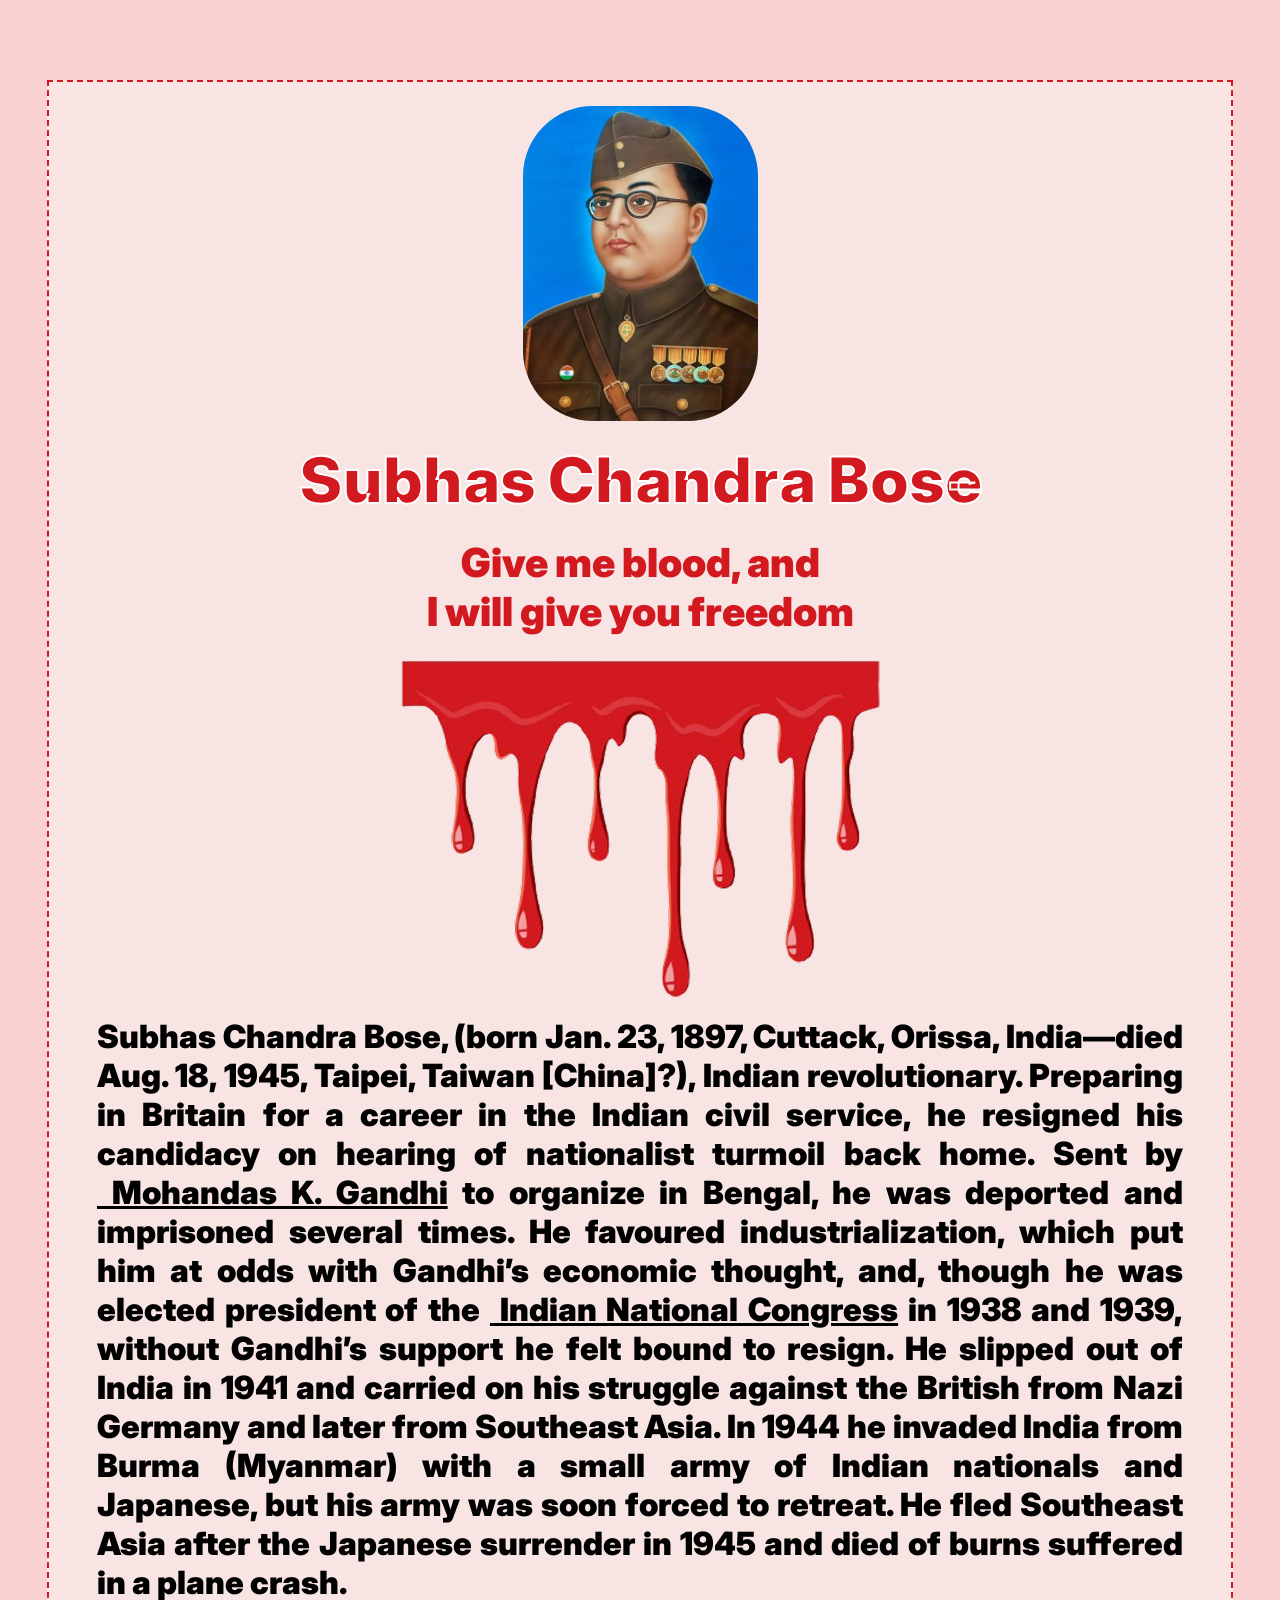
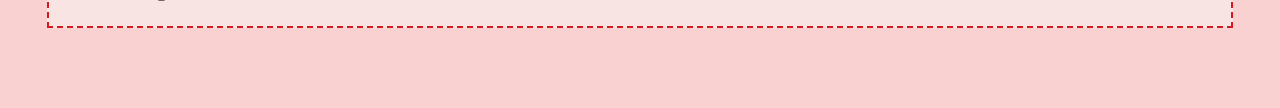
<file: project-1/index.html>
<!doctype html>
<html lang="en">
  <head>
    <meta charset="UTF-8" />
    <meta name="viewport" content="width=device-width, initial-scale=1.0" />
    <title>Document</title>
    <link rel="stylesheet" href="style.css" />
  </head>
  <body>
    <section>
      <img class="Subhas-img" src="image/image.png" alt="Subhas Chandra bose" />
      <h1>Subhas Chandra Bose</h1>
      <h2>Give me blood, and <br />I will give you freedom</h2>
      <img
        src="image/_Pngtree_flowing_blood_icon_5146724-removebg-preview 1.png"
        alt="_Pngtree_flowing_blood_icon_"
      />
      <p>
        Subhas Chandra Bose, (born Jan. 23, 1897, Cuttack, Orissa, India—died
        Aug. 18, 1945, Taipei, Taiwan [China]?), Indian revolutionary. Preparing
        in Britain for a career in the Indian civil service, he resigned his
        candidacy on hearing of nationalist turmoil back home. Sent by
        <u> Mohandas K. Gandhi</u> to organize in Bengal, he was deported and
        imprisoned several times. He favoured industrialization, which put him
        at odds with Gandhi’s economic thought, and, though he was elected
        president of the <u> Indian National Congress</u> in 1938 and 1939,
        without Gandhi’s support he felt bound to resign. He slipped out of
        India in 1941 and carried on his struggle against the British from Nazi
        Germany and later from Southeast Asia. In 1944 he invaded India from
        Burma (Myanmar) with a small army of Indian nationals and Japanese, but
        his army was soon forced to retreat. He fled Southeast Asia after the
        Japanese surrender in 1945 and died of burns suffered in a plane crash.
      </p>
    </section>
  </body>
</html>
</file>
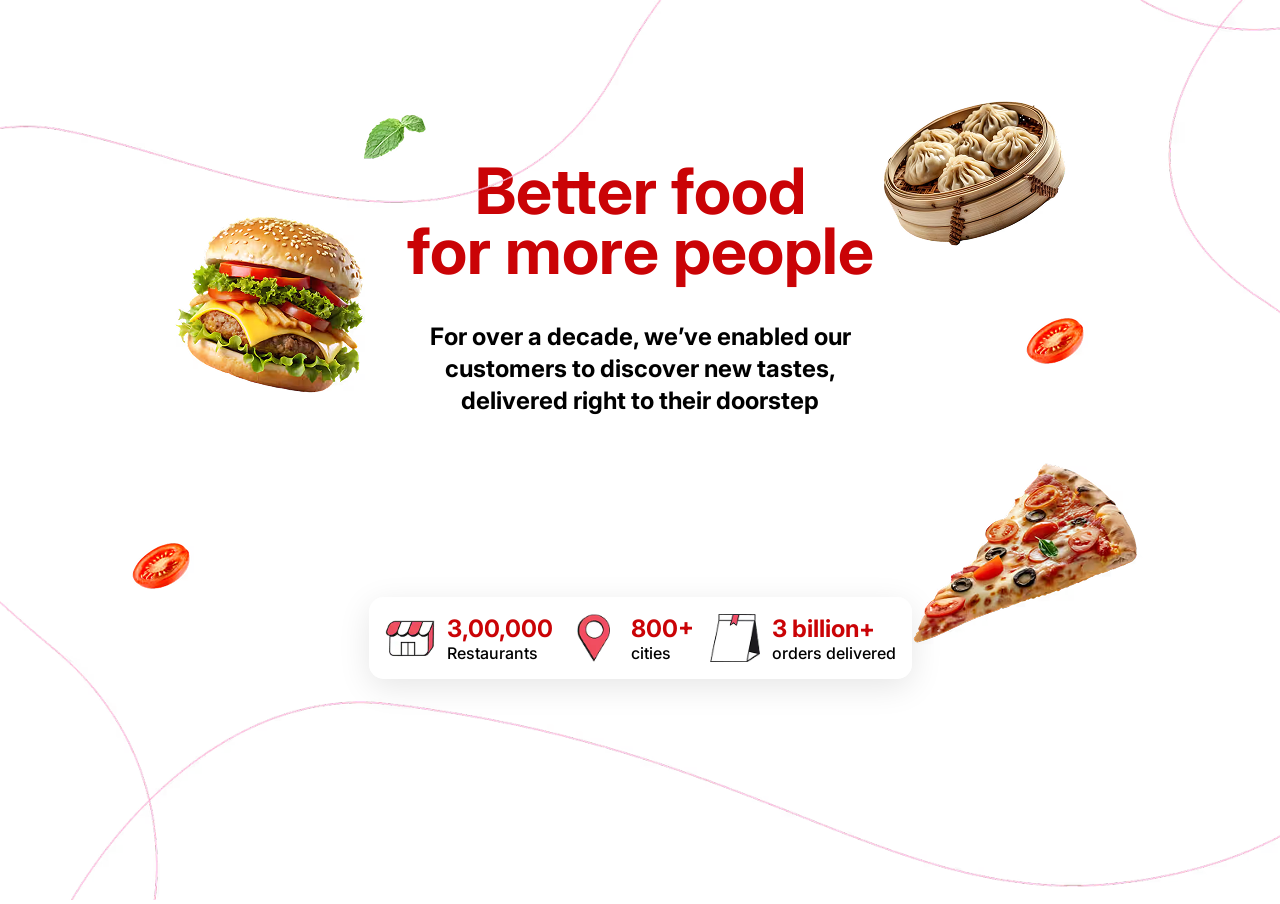
<file: project-2/index.html>
<!DOCTYPE html>
<html lang="en">
<head>
  <meta charset="UTF-8">
  <meta name="viewport" content="width=device-width, initial-scale=1.0">
  <link rel="stylesheet" href="style.css">
  <title>Food Banner</title>
</head>
<body>
  <main>
    <div class="image_container">
      <img src="./images/bg_image.png" alt="">
    </div>
      <div class="content">
        <img src="./images/burger.png" class="burger">
        <img src="./images/tomato.png" class="tomato-1">
        <img src="./images/tomato.png" class="tomato-2">
        <img src="./images/pizza.png" class="pizza">
        <img src="./images/momo.png" class="momo">
        <img src="./images/leaf.png" class="leaf">

        <div class="text-content">

          <section class="text-content">
            <h1>Better food <br> for more people</h1>
            <p>For over a decade, we’ve enabled our customers to discover new tastes, delivered right to their doorstep</p>
          </section>


          <section class="info-section">
            <div class="info-item">
              <img
                src="./images/house.png"
                alt="Restaurant Icon"
                class="info-icon"
              />
              <div class="info-text">
                <span class="info-number">3,00,000</span>
                <span class="info-label">Restaurants</span>
              </div>
            </div>
            <div class="info-item">
              <img
                src="./images/location.png"
                alt="Location icon"
                class="info-icon"
              />
              <div class="info-text">
                <span class="info-number">800+</span>
                <span class="info-label">cities</span>
              </div>
            </div>
            <div class="info-item">
              <img
                src="./images/banner.png"
                alt="Orders icon"
                class="info-icon"
              />
              <div class="info-text">
                <span class="info-number">3 billion+</span>
                <span class="info-label">orders delivered</span>
              </div>
            </div>
          </section>
        </div>
      </div>
  </main>
</body>
</html>
</file>
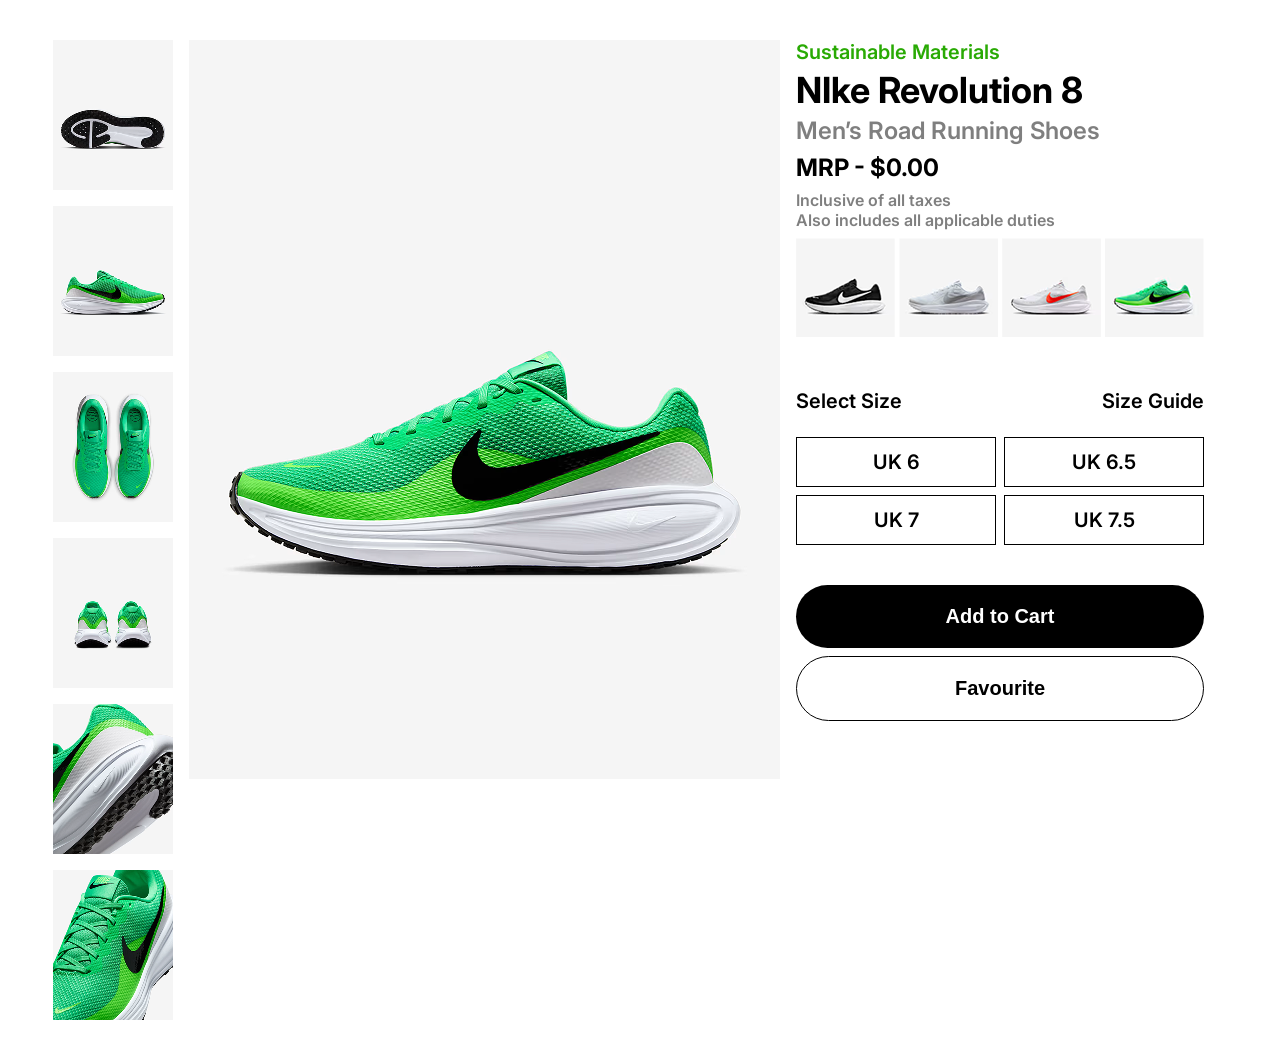
<file: project-3/index.html>
<!DOCTYPE html>
<html lang="en">
<head>
  <meta charset="UTF-8">
  <meta name="viewport" content="width=device-width, initial-scale=1.0">
  <link rel="stylesheet" href="style.css">
  <title>Shoe website</title>
</head>
<body>
  <main>
    <section class="images_section">
      <aside>
        <img src="./images/side_image1.png" alt="side Image">
        <img src="./images/side_image2.png" alt="side Image">
        <img src="./images/side_image3.png" alt="side Image">
        <img src="./images/side_image4.png" alt="side Image">
        <img src="./images/side_image5.png" alt="side Image">
        <img src="./images/side_image6.png" alt="side Image">
      </aside>
      <section class="image_container">
        <img src="./images/center_image.png" alt="">
      </section>
    </section>
    <section class="content">
      <div class="content_header">
        <p class="green-text">
          Sustainable Materials
        </p>
        <h1>NIke Revolution 8</h1>
        <h4>Men’s Road Running Shoes</h4>
      </div>
      <section class="price_section">
        <h2>MRP - $0.00</h2>
        <div>
          <p>Inclusive of all taxes</p>
          <p>Also includes all applicable duties</p>
        </div>
      </section>
      <section class="variants_section">
        <img src="./images/variant1.png" alt="variant1">
        <img src="./images/variant2.png" alt="variant2">
        <img src="./images/variant3.png" alt="variant3">
        <img src="./images/variant4.png" alt="variant4">
      </section>


      <section class="size_section">
          <div class="size_header">
            <span>Select Size</span>
            <span>Size Guide</span>
          </div>
          <section class="sizes">
            <div class="size">UK 6</div>
            <div class="size">UK 6.5</div>
            <div class="size">UK 7</div>
            <div class="size">UK 7.5</div>
          </section>
        </section>
      <section class="button_container">
        <button class="add_to_bag">Add to Cart</button>
        <button class="wishlist">Favourite</button>
      </section>
    </section>
  </main>
</body>
</html>
</file>
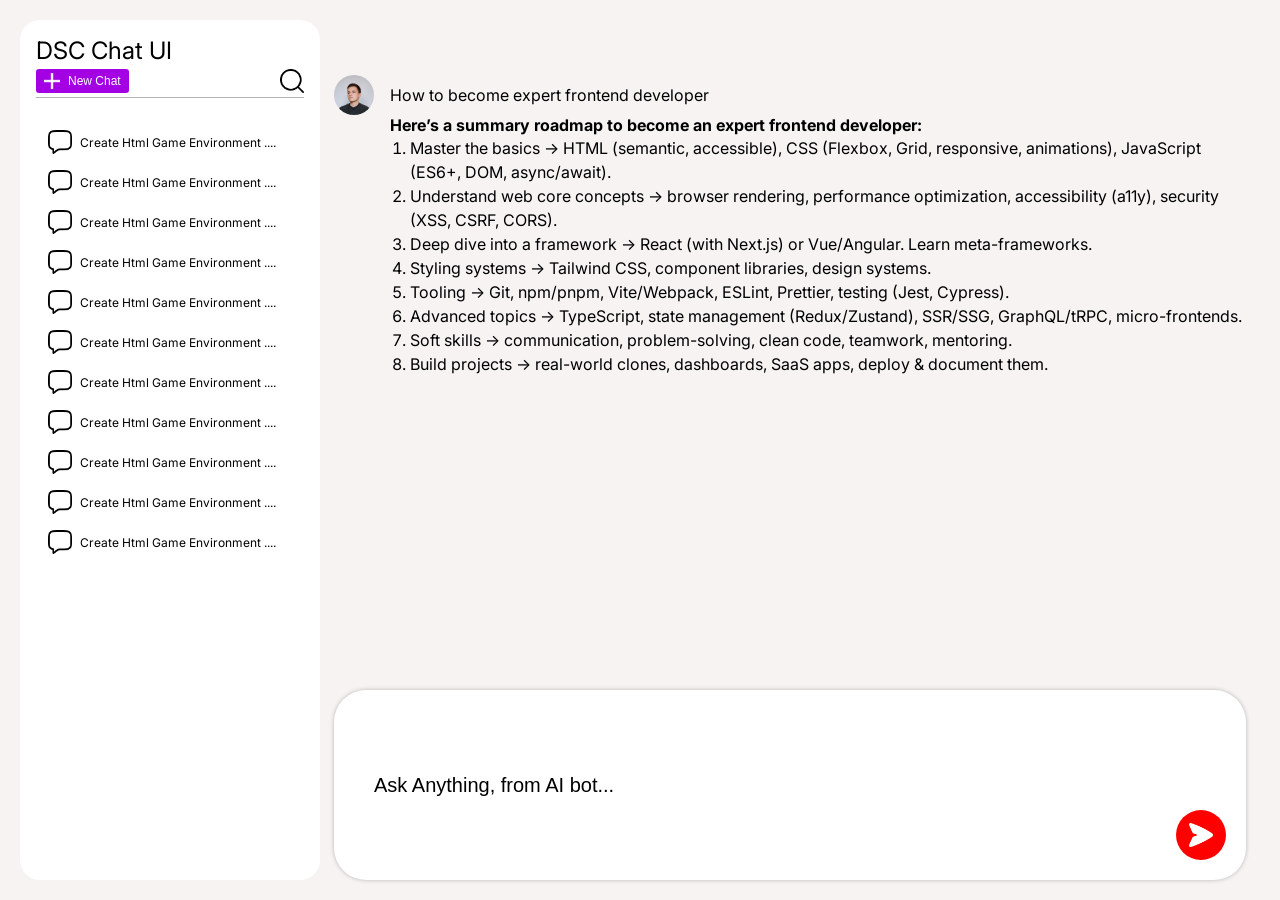
<file: project-4/index.html>
<!DOCTYPE html>
<html lang="en">
  <head>
    <meta charset="UTF-8" />
    <meta name="viewport" content="width=device-width, initial-scale=1.0" />
    <title>DSC Chat UI</title>
    <link rel="stylesheet" href="./style.css" />
  </head>
  <body>
    <main>
      <aside class="sidebar">
        <h1>DSC Chat UI</h1>

        <div class="sidebar-top">
          <button class="new-chat-btn">
            <img src="./images/plus-icon.png" alt="Plus Icon" />
            <span>New Chat</span>
          </button>
          <img
            src="./images/search-icon.png"
            alt="Search Icon"
            class="search-icon"
          />
        </div>

        <hr />

        <div class="chat-history">
          <div class="chat-item">
            <img src="./images/message-icon.png" alt="Message Icon" />
            <span>Create Html Game Environment .... </span>
          </div>
          <div class="chat-item">
            <img src="./images/message-icon.png" alt="Message Icon" />
            <span>Create Html Game Environment .... </span>
          </div>
          <div class="chat-item">
            <img src="./images/message-icon.png" alt="Message Icon" />
            <span>Create Html Game Environment .... </span>
          </div>
          <div class="chat-item">
            <img src="./images/message-icon.png" alt="Message Icon" />
            <span>Create Html Game Environment .... </span>
          </div>
          <div class="chat-item">
            <img src="./images/message-icon.png" alt="Message Icon" />
            <span>Create Html Game Environment .... </span>
          </div>
          <div class="chat-item">
            <img src="./images/message-icon.png" alt="Message Icon" />
            <span>Create Html Game Environment .... </span>
          </div>
          <div class="chat-item">
            <img src="./images/message-icon.png" alt="Message Icon" />
            <span>Create Html Game Environment .... </span>
          </div>
          <div class="chat-item">
            <img src="./images/message-icon.png" alt="Message Icon" />
            <span>Create Html Game Environment .... </span>
          </div>
          <div class="chat-item">
            <img src="./images/message-icon.png" alt="Message Icon" />
            <span>Create Html Game Environment .... </span>
          </div>
          <div class="chat-item">
            <img src="./images/message-icon.png" alt="Message Icon" />
            <span>Create Html Game Environment .... </span>
          </div>
          <div class="chat-item">
            <img src="./images/message-icon.png" alt="Message Icon" />
            <span>Create Html Game Environment .... </span>
          </div>
        </div>
      </aside>
      <section class="chat-container">
        <div class="messages">
          <div class="user-message">
            <img src="./images/avatar.png" alt="Avatar" />
            <p>How to become expert frontend developer</p>
          </div>

          <div class="ai-message">
            <p>
              Here’s a summary roadmap to become an expert frontend developer:
            </p>
            <ol>
              <li>
                Master the basics → HTML (semantic, accessible), CSS (Flexbox,
                Grid, responsive, animations), JavaScript (ES6+, DOM,
                async/await).
              </li>
              <li>
                Understand web core concepts → browser rendering, performance
                optimization, accessibility (a11y), security (XSS, CSRF, CORS).
              </li>
              <li>
                Deep dive into a framework → React (with Next.js) or
                Vue/Angular. Learn meta-frameworks.
              </li>
              <li>
                Styling systems → Tailwind CSS, component libraries, design
                systems.
              </li>
              <li>
                Tooling → Git, npm/pnpm, Vite/Webpack, ESLint, Prettier, testing
                (Jest, Cypress).
              </li>
              <li>
                Advanced topics → TypeScript, state management (Redux/Zustand),
                SSR/SSG, GraphQL/tRPC, micro-frontends.
              </li>
              <li>
                Soft skills → communication, problem-solving, clean code,
                teamwork, mentoring.
              </li>
              <li>
                Build projects → real-world clones, dashboards, SaaS apps,
                deploy & document them.
              </li>
            </ol>
          </div>
        </div>

        <div class="input-container">
          <input type="text" placeholder="Ask Anything, from AI bot... " />
          <button>
            <img src="./images/send-icon.png" alt="Send Icon" />
          </button>
        </div>
      </section>
    </main>
  </body>
</html>
</file>
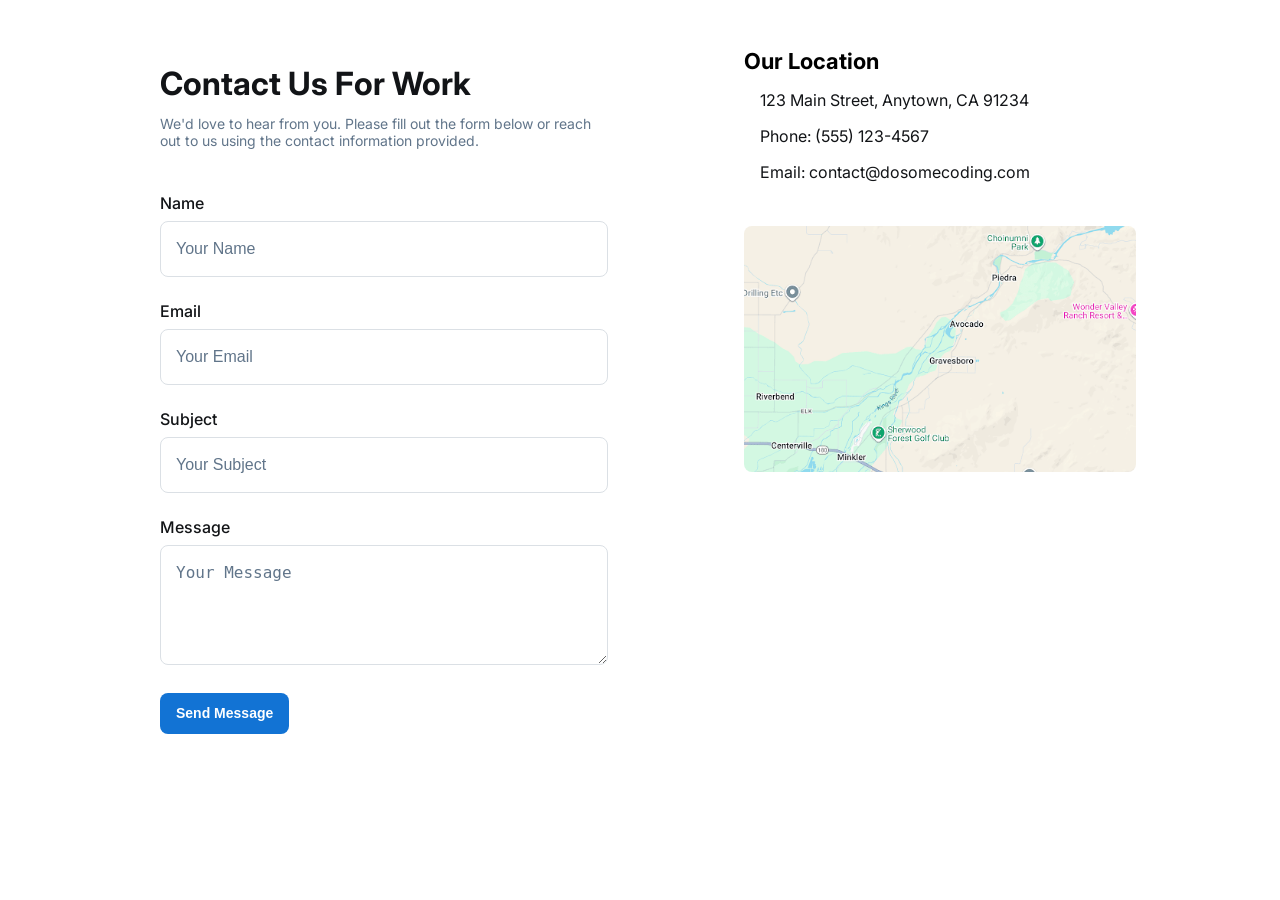
<file: project-5/index.html>
<!DOCTYPE html>
<html lang="en">
  <head>
    <meta charset="UTF-8" />
    <meta name="viewport" content="width=device-width, initial-scale=1.0" />
    <title>Contact Us</title>
    <link rel="stylesheet" href="./styles.css" />
  </head>
  <body>
    <main>
      <section class="contact-form">
        <div class="form-header">
          <h1>Contact Us For Work</h1>
          <p>
            We'd love to hear from you. Please fill out the form below or reach
            out to us using the contact information provided.
          </p>
        </div>

        <form>
          <div class="form-field">
            <label for="name">Name</label>
            <input id="name" type="text" placeholder="Your Name" />
          </div>
          <div class="form-field">
            <label for="email">Email</label>
            <input id="email" type="text" placeholder="Your Email" />
          </div>
          <div class="form-field">
            <label for="subject">Subject</label>
            <input id="subject" type="text" placeholder="Your Subject" />
          </div>
          <div class="form-field">
            <label for="message">Message</label>
            <textarea
              id="message"
              type="text"
              placeholder="Your Message"
            ></textarea>
          </div>

          <div class="form-submit">
            <button type="submit">Send Message</button>
          </div>
        </form>
      </section>
      <section class="contact-info">
        <div class="info-content">
          <h2>Our Location</h2>
          <div class="info-item">
            <p>123 Main Street, Anytown, CA 91234</p>
          </div>
          <div class="info-item">
            <p>Phone: (555) 123-4567</p>
          </div>
          <div class="info-item">
            <p>Email: contact@dosomecoding.com</p>
          </div>
        </div>

        <div class="map-container">
          <img src="./images/map.png" alt="Map" />
        </div>
      </section>
    </main>
  </body>
</html>
</file>
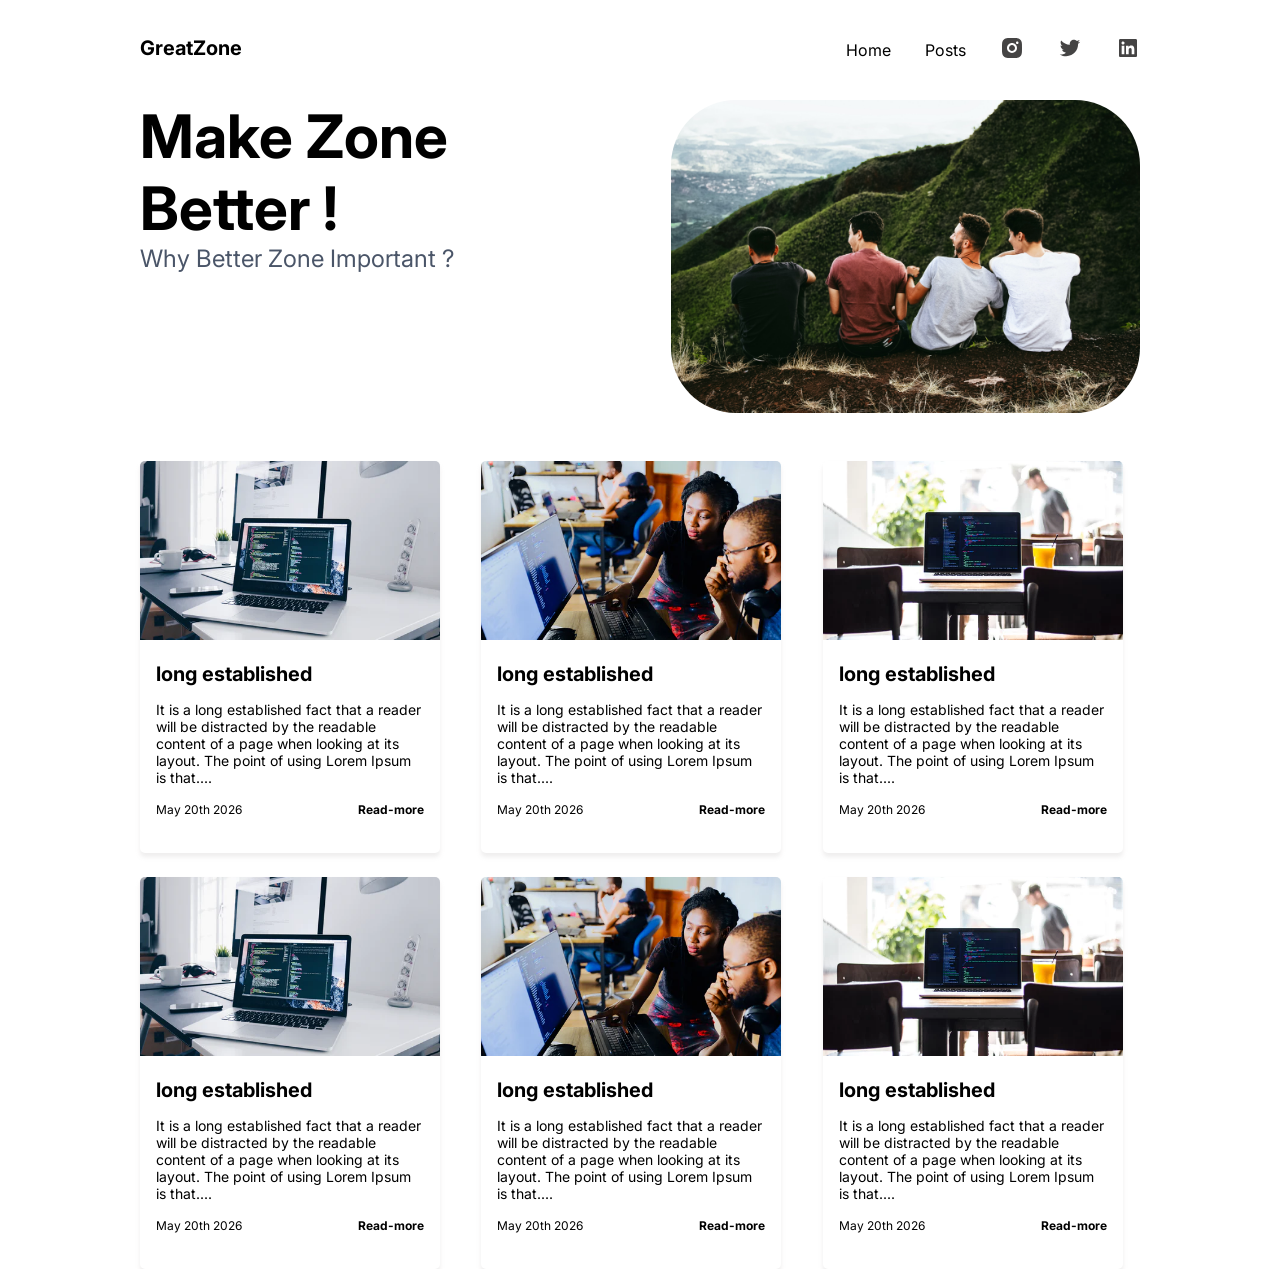
<file: project-6/index.html>
<!doctype html>
<html lang="en">
  <head>
    <meta charset="UTF-8" />
    <meta name="viewport" content="width=device-width, initial-scale=1.0" />
    <title>GreatZone - Blog</title>
    <link rel="stylesheet" href="./styles.css" />
  </head>
  <body>
    <main>
      <nav>
        <div class="brand">GreatZone</div>
        <div class="nav-links">
          <a href="#">Home</a>
          <a href="#">Posts</a>
          <a href="#">
            <img src="images/instagram.svg" alt="" />
          </a>
          <a href="#">
            <img src="images/twitter.svg" alt="" />
          </a>
          <a href="#">
            <img src="images/linkedin.svg" alt="" />
          </a>
        </div>
      </nav>
      <section class="hero">
        <div class="hero-text">
          <h1>
            Make Zone <br />
            Better !
          </h1>
          <p>Why Better Zone Important ?</p>
        </div>
        <img src="images/hero.png" alt="">
      </section>

      <section class="blog-carts">
        <article class="card">
          <img src="images/card1.png" alt="Blog Post" />
          <h2>long established</h2>
          <p>
            It is a long established fact that a reader will be distracted by
            the readable content of a page when looking at its layout. The point
            of using Lorem Ipsum is that....
          </p>
          <div class="card-footer">
            <span class="date">May 20th 2026</span>
            <span class="read-more">Read-more</span>
          </div>
        </article>
        <article class="card">
          <img src="images/card2.png" alt="Blog Post" />
          <h2>long established</h2>
          <p>
            It is a long established fact that a reader will be distracted by
            the readable content of a page when looking at its layout. The point
            of using Lorem Ipsum is that....
          </p>
          <div class="card-footer">
            <span class="date">May 20th 2026</span>
            <span class="read-more">Read-more</span>
          </div>
        </article>
        <article class="card">
          <img src="images/card3.png" alt="Blog Post" />
          <h2>long established</h2>
          <p>
            It is a long established fact that a reader will be distracted by
            the readable content of a page when looking at its layout. The point
            of using Lorem Ipsum is that....
          </p>
          <div class="card-footer">
            <span class="date">May 20th 2026</span>
            <span class="read-more">Read-more</span>
          </div>
        </article>
        <article class="card">
          <img src="images/card1.png" alt="Blog Post" />
          <h2>long established</h2>
          <p>
            It is a long established fact that a reader will be distracted by
            the readable content of a page when looking at its layout. The point
            of using Lorem Ipsum is that....
          </p>
          <div class="card-footer">
            <span class="date">May 20th 2026</span>
            <span class="read-more">Read-more</span>
          </div>
        </article>
        <article class="card">
          <img src="images/card2.png" alt="Blog Post" />
          <h2>long established</h2>
          <p>
            It is a long established fact that a reader will be distracted by
            the readable content of a page when looking at its layout. The point
            of using Lorem Ipsum is that....
          </p>
          <div class="card-footer">
            <span class="date">May 20th 2026</span>
            <span class="read-more">Read-more</span>
          </div>
        </article>
        <article class="card">
          <img src="images/card3.png" alt="Blog Post" />
          <h2>long established</h2>
          <p>
            It is a long established fact that a reader will be distracted by
            the readable content of a page when looking at its layout. The point
            of using Lorem Ipsum is that....
          </p>
          <div class="card-footer">
            <span class="date">May 20th 2026</span>
            <span class="read-more">Read-more</span>
          </div>
        </article>
      </section>
    </main>
  </body>
</html>
</file>
<file: project-1/style.css>
@import url('https://fonts.googleapis.com/css2?family=Inter:ital,opsz,wght@0,14..32,100..900;1,14..32,100..900&display=swap');
*{
  margin: 0;
  padding: 0;
  box-sizing: border-box;
  --red: #D2191F;
}
body{
  font-family: "Inter", sans-serif;
  font-optical-sizing: auto;
  background-color: #FAD1D1;
  padding: 80px 0;
}
 section{
  max-width: 1186px;
  margin: 0 auto;
  display: flex;
  flex-direction: column;
  gap: 20px;
  align-items: center;

  background-color: #F9E4E4;

  padding: 24px 48px;
  border: 2px dashed var(--red);

  .Subhas-img{
    height: 315px;
    width: 235px;
    border-radius: 70px;
  }

  h1{
    font-size: 64px;
    color: var(--red);
    font-weight: 900;
    text-align: center;
    -webkit-text-stroke: 2px white;
  }
  h2{
    font-size: 40px;
    color: var(--red);
    font-weight: 900;
    text-align: center;
  }
  p{
    font-size: 32px;
    text-align: justify;
    font-weight: 900;
    color: black;
  }

 }
</file>
<file: project-2/style.css>
@import url("https://fonts.googleapis.com/css2?family=Inter:ital,opsz,wght@0,14..32,100..900;1,14..32,100..900&display=swap");
* {
  margin: 0;
  padding: 0;
  box-sizing: border-box;
}

body {
  font-family: "Inter", sans-serif;
  font-optical-sizing: auto;
}

main {
  position: relative;
  height: 100vh;
  width: 100%;

  .image_container {
    height: 100%;
    width: 100%;
    position: absolute;
    img {
      height: 100%;
      width: 100%;
      object-fit: cover;
    }
  }

  .content {
    display: flex;
    height: 100%;
    width: 100%;
    justify-content: center;
    align-items: center;

    .burger {
      position: absolute;
      top: 20%;
      left: 12%;
    }
    .tomato-1 {
      position: absolute;
      top: 60%;
      left: 10%;
    }
    .tomato-2 {
      position: absolute;
      top: 35%;
      right: 15%;
    }
    .pizza {
      position: absolute;
      top: 45%;
      right: 10%;
    }
    .momo {
      position: absolute;
      top: 6%;
      right: 15%;
    }
    .leaf {
      position: absolute;
      top: 12%;
      left: 28%;
    }

    .text-content {
      display: flex;
      flex-direction: column;
      align-items: center;
      margin-bottom: 60px;
      h1 {
        font-size: 64px;
        line-height: 60px;
        margin-bottom: 40px;
        text-align: center;
        color: #ca0306;
      }
      p {
        font-size: 24px;
        line-height: 32px;
        font-weight: bold;
        text-align: center;
        margin: 0 auto;
        max-width: 450px;
      }
    }

    .info-section {
      display: flex;
      margin-top: 120px;
      justify-content: center;
      align-items: center;
      background-color: rgba(255, 255, 255, 0.95);
      box-shadow: 0 8px 32px rgba(0, 0, 0, 0.1);
      gap: 16px;
      padding: 15px;
      border-radius: 15px;
      border: 1px solid rgba(255, 255, 255, 0.2);

      .info-item {
        display: flex;
        align-items: center;
        gap: 12px;

        .info-icon {
          height: 50px;
          width: 50px;
          object-fit: contain;
        }

        .info-text {
          display: flex;
          flex-direction: column;
          .info-number {
            font-size: 24px;
            font-weight: bold;
            color: #ca0306;
          }
          .info-label {
            font-size: 16px;
            color: black;
            font-weight: 500;
          }
        }
      }
    }
  }
}
</file>
<file: project-3/style.css>
@import url("https://fonts.googleapis.com/css2?family=Inter:ital,opsz,wght@0,14..32,100..900;1,14..32,100..900&display=swap");
* {
  margin: 0;
  padding: 0;
  box-sizing: border-box;
}

body {
  font-family: "Inter", sans-serif;
  font-optical-sizing: auto;
}

main{
  padding: 40px 0;
  display: flex;
  gap: 16px;
  max-width: 1174px;
  margin: 0 auto;

  .images_section{
    display: flex;
    gap: 16px;

    aside{
      display: flex;
      flex-direction: column;
      gap: 16px;
    }
  }

  .content{
    display: flex;
    flex-direction: column;

    h1{
      font-size: 36px;
    }
      h4{
        font-size: 24px;
        font-weight: 600;
        color: rgba(0, 0, 0, 0.5);
      }

    .content_header{
      display: flex;
      flex-direction: column;
      gap: 4px;

      .green-text{
        color: #29AA04;
        font-weight: 600;
        font-size: 20px;
      }
    }

    .price_section{
      display: flex;
      flex-direction: column;
      gap: 8px;
      margin: 8px 0;
      p{
        font-size: 16px;
        font-weight: 600;
        color: rgba(0, 0, 0, 0.5);
      }
    }

    .size_section {
      .size_header {
        display: flex;
        justify-content: space-between;
        span {
          font-size: 20px;
          font-weight: 600;
          margin-bottom: 24px;
          margin-top: 48px;
        }
      }

      .sizes {
        display: grid;
        grid-template-columns: repeat(2, 1fr);
        gap: 8px;
        margin-bottom: 40px;
        .size {
          border: 1px solid rgba(0, 0, 0);
          padding: 12px 16px;
          text-align: center;
          font-weight: 600;
          font-size: 20px;
          cursor: pointer;
        }
      }
    }
    .button_container {
      display: flex;
      flex-direction: column;
      gap: 8px;

      button {
        padding: 20px;
        border: none;
        border-radius: 50px;
        font-size: 20px;
        font-weight: 600;
        cursor: pointer;
        &:hover {
          opacity: 0.6;
        }
        &:first-child {
          background: #000;
          color: white;
        }
        &:last-child {
          background-color: white;
          color: black;
          border: 1px solid black;
        }
      }
    }
  }

}
</file>
<file: project-4/style.css>
@import url("https://fonts.googleapis.com/css2?family=Inter:ital,opsz,wght@0,14..32,100..900;1,14..32,100..900&display=swap");
* {
  margin: 0;
  padding: 0;
  box-sizing: border-box;
}

body {
  font-family: "Inter", sans-serif;
  font-optical-sizing: auto;
  background-color: #f7f3f3;
}

main {
  padding: 20px;
  display: flex;
  max-width: 1512px;
  margin: 0 auto;
  height: 100vh;

  .sidebar {
    width: 300px;
    background: white;
    border-radius: 20px;
    padding: 16px;
    display: flex;
    flex-direction: column;

    .sidebar-top {
      display: flex;
      justify-content: space-between;

      .new-chat-btn {
        display: flex;
        align-items: center;
        justify-content: center;
        gap: 8px;
        background-color: #a300e4;
        color: white;
        border: none;
        border-radius: 3px;
        padding: 4px 8px;
        font-size: 12px;
        cursor: pointer;
        margin-bottom: 4px;
        img {
          width: 16px;
          height: 16px;
        }
      }

      .search-icon {
        width: 24px;
        height: 24px;
        cursor: pointer;
      }
    }

    h1 {
      font-size: 24px;
      font-weight: 400;
      margin-bottom: 4px;
    }

    hr {
      border: none;
      border-top: 1px solid rgba(1, 1, 1, 0.3);
      margin-bottom: 16px;
    }

    .chat-history {
      overflow-y: auto;
      margin-top: 8px;
      .chat-item {
        display: flex;
        gap: 8px;
        align-items: center;
        padding: 8px 12px;
        cursor: pointer;
        transition: backround-color 0.2s;
        &:hover {
          background-color: rgba(0, 0, 0, 0.05);
        }
        img {
          width: 24px;
          height: 24px;
        }
        span {
          font-size: 12px;
          font-weight: 400;
          color: black;
        }
      }
    }
  }

  .chat-container {
    display: flex;
    flex-direction: column;
    justify-content: space-between;
    max-width: 912px;
    padding-top: 55px;
    margin: 0 auto;

    .messages {
      .user-message {
        display: flex;
        align-items: center;
        gap: 16px;

        img {
          width: 40px;
          height: 40px;
          border-radius: 50%;
          object-fit: cover;
        }
      }

      .ai-message {
        margin-left: 56px;
        p {
          font-size: 16px;
          font-weight: bold;
          color: black;
          margin-bottom: 1px;
        }
        ol {
          margin-left: 20px;
          font-size: 16px;
          line-height: 1.5;
          color: black;
        }
      }
    }

    .input-container {
      position: relative;
      display: flex;
      align-items: center;
      background-color: white;
      border-radius: 32px;
      padding: 0;
      min-height: 190px;
      box-shadow: 0px 0px 4px 0px rgba(1, 1, 1, 0.25);

      input {
        flex: 1;
        border: none;
        padding: 32px 40px;
        font-size: 20px;
        background: transparent;
        &::placeholder {
          color: black;
        }
      }

      button {
        position: absolute;
        bottom: 20px;
        right: 20px;
        height: 50px;
        width: 50px;
        background: red;
        border: none;
        border-radius: 32px;
        cursor: pointer;
        display: flex;
        align-items: center;
        justify-content: center;

        img {
          width: 24px;
          height: 24px;
        }
      }
    }
  }
}
</file>
<file: project-5/styles.css>
@import url("https://fonts.googleapis.com/css2?family=Inter:ital,opsz,wght@0,14..32,100..900;1,14..32,100..900&display=swap");
* {
  margin: 0;
  padding: 0;
  box-sizing: border-box;
}

body {
  font-family: "Inter", sans-serif;
  font-optical-sizing: auto;
  background-color: white;
}


main{
  display: flex;
  max-width: 992px;
  margin: 0 auto;
  gap: 120px;

  padding-top: 48px;

  .contact-form{
    max-width: 480px;
    width: 100%;

    .form-header{
      padding: 16px;
      margin-bottom: 16px;

      h1{
        font-size: 32px;
        font-size: bold;
        color: #121417;
        margin-bottom: 12px;
      }

      p{
        font-size: 14px;
        color: #61758a;
        max-width: 447px;
      }

    }

    form{
      .form-field{
        padding: 12px 16px;
        label{
          display: block;
          font-size: 16px;
          font-weight: 500;
          color: #121417;
          margin-bottom: 8px;
        }
        input,
        textarea{
          width: 100%;
          padding: 15px;
          font-size: 16px;
          line-height: 1.5em;
          color: #61758a;
          border: 1px solid #bde0e5;
          outline: none;
          border-radius: 8px;

          &::placeholder {
            color: #61758a;
          }
          &:focus{
            border-color: #1273d4;
          }
        }
        textarea{
          resize: vertical;
          min-height: 120px;
        }

      }
      .form-submit{
        padding: 12px 16px;
        button{
          padding: 10px 16px;
          background-color: #1273d4;
          color: white;
          font-size: 14px;
          font-weight: 700;
          line-height: 1.5em;
          border: none;
          border-radius: 8px;
          cursor: pointer;
          transition: 0.2s;

          &:hover{
            opacity: 0.9;
          }
        }
      }
    }
  }
  .contact-info{
    max-width: 392px;
    width: 100%;

    .info-content{
      h2{
        font-size: 22px;
        margin-bottom: 12px;
      }
      .info-item{
        padding: 4px 16px 12px;
        p{
          font-weight: 400;
          font-size: 16px;
        }
      }
    }

    .map-container{
      width: 392px;
      height: 246px;
      border-radius: 8px;
      overflow: hidden;
      img{
        width: 100%;
        height: 100%;
        object-fit: cover;
      }
    }
  }
}@import url("https://fonts.googleapis.com/css2?family=Inter:ital,opsz,wght@0,14..32,100..900;1,14..32,100..900&display=swap");
* {
  margin: 0;
  padding: 0;
  box-sizing: border-box;
}

body {
  font-family: "Inter", sans-serif;
  font-optical-sizing: auto;
  background-color: white;
}

main {
  display: flex;
  max-width: 992px;
  margin: 0 auto;
  gap: 120px;

  padding-top: 48px;

  .contact-form {
    max-width: 480px;
    width: 100%;
    .form-header {
      padding: 16px;
      margin-bottom: 16px;
      h1 {
        font-size: 32px;
        font-weight: bold;
        color: #121417;
        margin-bottom: 12px;
      }

      p {
        font-size: 14px;
        color: #61758a;
        max-width: 447px;
      }
    }

    form {
      .form-field {
        padding: 12px 16px;
        label {
          display: block;
          font-size: 16px;
          font-weight: 500;
          color: #121417;
          margin-bottom: 8px;
        }

        input,
        textarea {
          width: 100%;
          padding: 15px;
          font-size: 16px;
          line-height: 1.5em;
          color: #61758a;
          border: 1px solid #dbe0e5;
          outline: none;
          border-radius: 8px;

          &::placeholder {
            color: #61758a;
          }

          &:focus {
            border-color: #1273d4;
          }
        }
        textarea {
          min-height: 120px;
          resize: vertical;
        }
      }

      .form-submit {
        padding: 12px 16px;
        button {
          padding: 10px 16px;
          background-color: #1273d4;
          color: white;
          font-size: 14px;
          font-weight: 700;
          line-height: 1.5em;
          border: none;
          border-radius: 8px;
          cursor: pointer;
          transition: 0.2s;

          &:hover {
            opacity: 0.9;
          }
        }
      }
    }
  }

  .contact-info {
    max-width: 392px;
    width: 100%;

    .info-content {
      h2 {
        font-size: 22px;
        margin-bottom: 12px;
      }

      .info-item {
        padding: 4px 16px 12px;

        p {
          font-size: 16px;
          color: #121417;
        }
      }
    }

    .map-container {
      margin-top: 32px;
      width: 392px;
      height: 246px;
      border-radius: 8px;
      overflow: hidden;
      img {
        width: 100%;
        height: 100%;
        object-fit: cover;
      }
    }
  }
}
</file>
<file: project-6/styles.css>
@import url("https://fonts.googleapis.com/css2?family=Inter:ital,opsz,wght@0,14..32,100..900;1,14..32,100..900&display=swap");

* {
  box-sizing: border-box;
  margin: 0;
  padding: 0;
}

body {
  font-family: "Inter", sans-serif;
  font-optical-sizing: auto;
}

main {
  max-width: 1000px;
  margin: 0 auto;

  nav {
    padding: 36px 0;
    display: flex;
    justify-content: space-between;

    .brand {
      font-size: 20px;
      font-weight: bold;
      color: black;
    }

    .nav-links {
      display: flex;
      gap: 34px;

      align-items: center;

      a {
        font-size: 16px;
        text-decoration: none;
        color: black;
      }
    }
  }

  .hero {
    display: flex;
    justify-content: space-between;

    .hero-text {
      h1 {
        font-size: 60px;
        font-weight: bold;
        color: #000;
      }

      p {
        font-size: 24px;
        color: #4A5568;
        font-weight: 400;
      }
    }
    img {
      max-width: 469px;
      width: 100%;
      border-radius: 65px;
    }
  }

  .blog-carts{
    padding-top: 48px;
    display: grid;
    grid-template-columns: repeat(3, 1fr);
    gap: 24px;
    .card{
      width: 300px;
      height: 392px;

      background: white;
      border-radius: 5px;
      box-shadow: 0px 4px 4px 0px rgba(192, 189, 189, 0.25);
      position: relative;
    }
    img{
      width: 100%;
      height: 179px;
      border-radius: 5px 5px 0 0;
      object-fit: cover;
      border-radius: 5px 5px 0 0;
    }
    h2{
      font-size: 20px;
      padding: 18px 16px 0;
    }
    p{
      font-size: 14px;
      padding: 15px 16px 0;
    }
    .card-footer{
      display: flex;
      justify-content: space-between;
      align-items: center;
      padding: 16px;

      .date{
        font-size: 12px;
      }
      .read-more{
        font-size: 12px;
        font-weight: bold;
        cursor: pointer;

        transition: opacity 0.2s;

        &:hover{
          opacity: 0.5;
        }
      }
    }
  }
}
</file>
